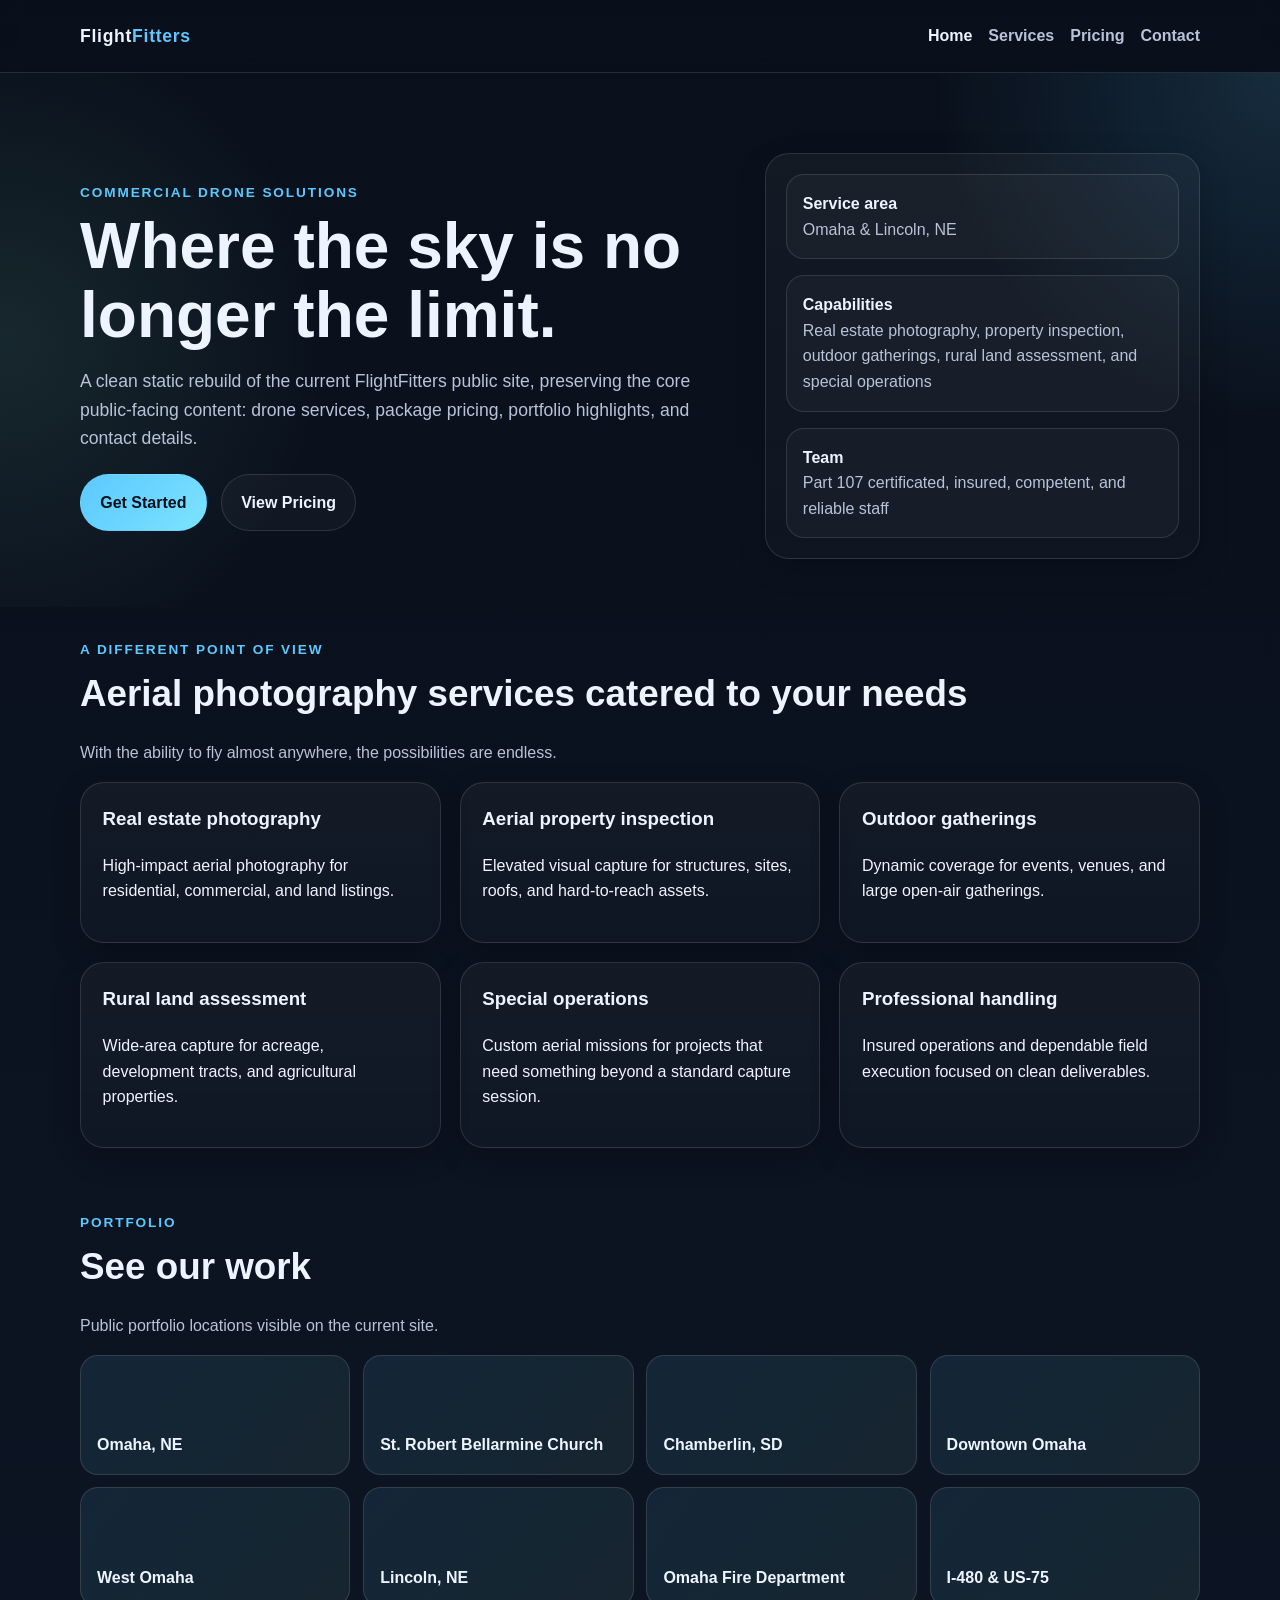
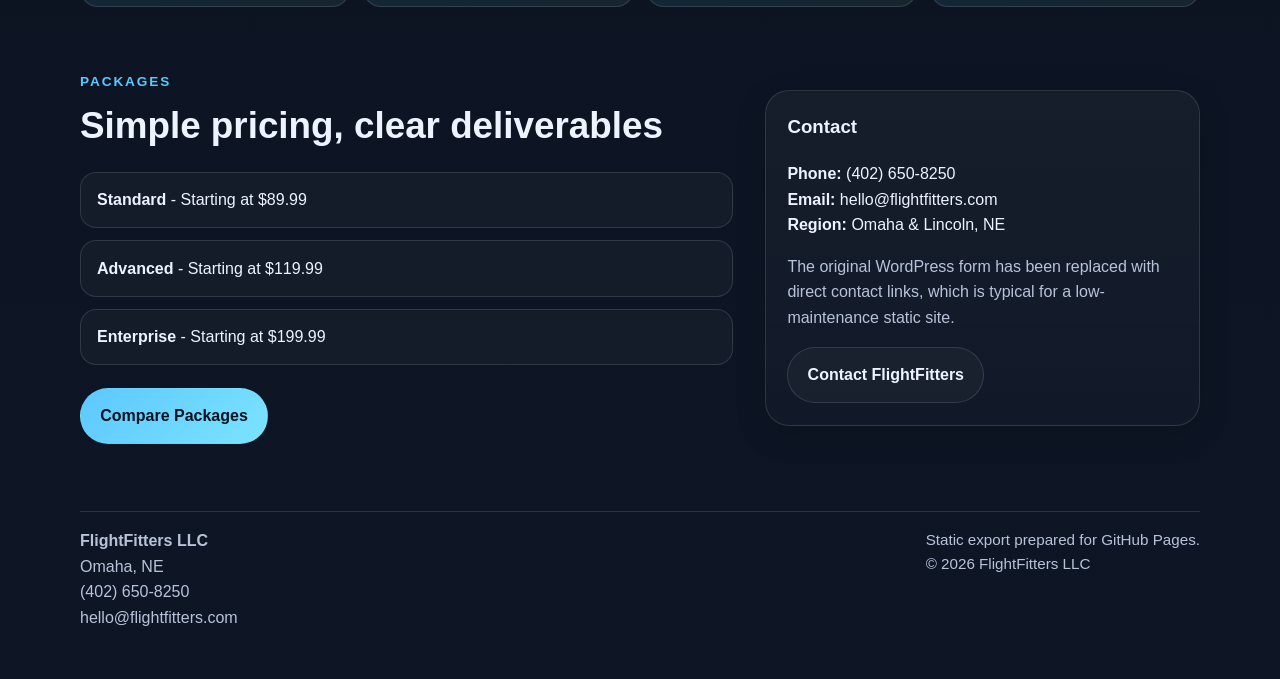
<file: index.html>
<!doctype html>
<html lang="en">
<head>
  <meta charset="utf-8">
  <meta name="viewport" content="width=device-width, initial-scale=1">
  <title>FlightFitters LLC | Aerial Solutions</title>
  <meta name="description" content="FlightFitters LLC static website">
  <link rel="stylesheet" href="assets/styles.css">
</head>
<body>
  <header class="site-header">
    <div class="container nav-wrap">
      <a class="brand" href="./">Flight<span>Fitters</span></a>
      <nav class="nav">
        <a class="active" href="./">Home</a>
        <a class="" href="services/">Services</a>
        <a class="" href="pricing/">Pricing</a>
        <a class="" href="contact/">Contact</a>
      </nav>
    </div>
  </header>
  
<main>
  <section class="hero">
    <div class="container hero-grid">
      <div>
        <div class="eyebrow">Commercial drone solutions</div>
        <h1>Where the sky is no longer the limit.</h1>
        <p class="lead">A clean static rebuild of the current FlightFitters public site, preserving the core public-facing content: drone services, package pricing, portfolio highlights, and contact details.</p>
        <div class="actions">
          <a class="btn btn-primary" href="contact/">Get Started</a>
          <a class="btn btn-secondary" href="pricing/">View Pricing</a>
        </div>
      </div>
      <div class="panel">
        <div class="stat-list">
          <div class="stat"><strong>Service area</strong><br><span class="muted">Omaha &amp; Lincoln, NE</span></div>
          <div class="stat"><strong>Capabilities</strong><br><span class="muted">Real estate photography, property inspection, outdoor gatherings, rural land assessment, and special operations</span></div>
          <div class="stat"><strong>Team</strong><br><span class="muted">Part 107 certificated, insured, competent, and reliable staff</span></div>
        </div>
      </div>
    </div>
  </section>

  <section>
    <div class="container">
      <div class="section-head">
        <div class="eyebrow">A different point of view</div>
        <h2>Aerial photography services catered to your needs</h2>
        <p class="muted">With the ability to fly almost anywhere, the possibilities are endless.</p>
      </div>
      <div class="grid-3">
        <div class="card"><h3>Real estate photography</h3><p>High-impact aerial photography for residential, commercial, and land listings.</p></div>
        <div class="card"><h3>Aerial property inspection</h3><p>Elevated visual capture for structures, sites, roofs, and hard-to-reach assets.</p></div>
        <div class="card"><h3>Outdoor gatherings</h3><p>Dynamic coverage for events, venues, and large open-air gatherings.</p></div>
        <div class="card"><h3>Rural land assessment</h3><p>Wide-area capture for acreage, development tracts, and agricultural properties.</p></div>
        <div class="card"><h3>Special operations</h3><p>Custom aerial missions for projects that need something beyond a standard capture session.</p></div>
        <div class="card"><h3>Professional handling</h3><p>Insured operations and dependable field execution focused on clean deliverables.</p></div>
      </div>
    </div>
  </section>

  <section>
    <div class="container">
      <div class="section-head">
        <div class="eyebrow">Portfolio</div>
        <h2>See our work</h2>
        <p class="muted">Public portfolio locations visible on the current site.</p>
      </div>
      <div class="gallery">
        <div class="tile">Omaha, NE</div>
        <div class="tile">St. Robert Bellarmine Church</div>
        <div class="tile">Chamberlin, SD</div>
        <div class="tile">Downtown Omaha</div>
        <div class="tile">West Omaha</div>
        <div class="tile">Lincoln, NE</div>
        <div class="tile">Omaha Fire Department</div>
        <div class="tile">I-480 &amp; US-75</div>
      </div>
    </div>
  </section>

  <section>
    <div class="container two-col">
      <div>
        <div class="section-head">
          <div class="eyebrow">Packages</div>
          <h2>Simple pricing, clear deliverables</h2>
        </div>
        <div class="feature-list">
          <div class="feature"><strong>Standard</strong> - Starting at $89.99</div>
          <div class="feature"><strong>Advanced</strong> - Starting at $119.99</div>
          <div class="feature"><strong>Enterprise</strong> - Starting at $199.99</div>
        </div>
        <div class="actions">
          <a class="btn btn-primary" href="pricing/">Compare Packages</a>
        </div>
      </div>
      <div class="card">
        <h3>Contact</h3>
        <p><strong>Phone:</strong> <a href="tel:+14026508250">(402) 650-8250</a><br>
        <strong>Email:</strong> <a href="mailto:hello@flightfitters.com">hello@flightfitters.com</a><br>
        <strong>Region:</strong> Omaha &amp; Lincoln, NE</p>
        <p class="muted">The original WordPress form has been replaced with direct contact links, which is typical for a low-maintenance static site.</p>
        <a class="btn btn-secondary" href="contact/">Contact FlightFitters</a>
      </div>
    </div>
  </section>
</main>

  <footer class="site-footer">
    <div class="container footer-box">
      <div>
        <strong>FlightFitters LLC</strong><br>
        Omaha, NE<br>
        <a href="tel:+14026508250">(402) 650-8250</a><br>
        <a href="mailto:hello@flightfitters.com">hello@flightfitters.com</a>
      </div>
      <div class="small">Static export prepared for GitHub Pages.<br>&copy; <span data-year></span> FlightFitters LLC</div>
    </div>
  </footer>
  <script src="assets/site.js"></script>
</body>
</html>
</file>
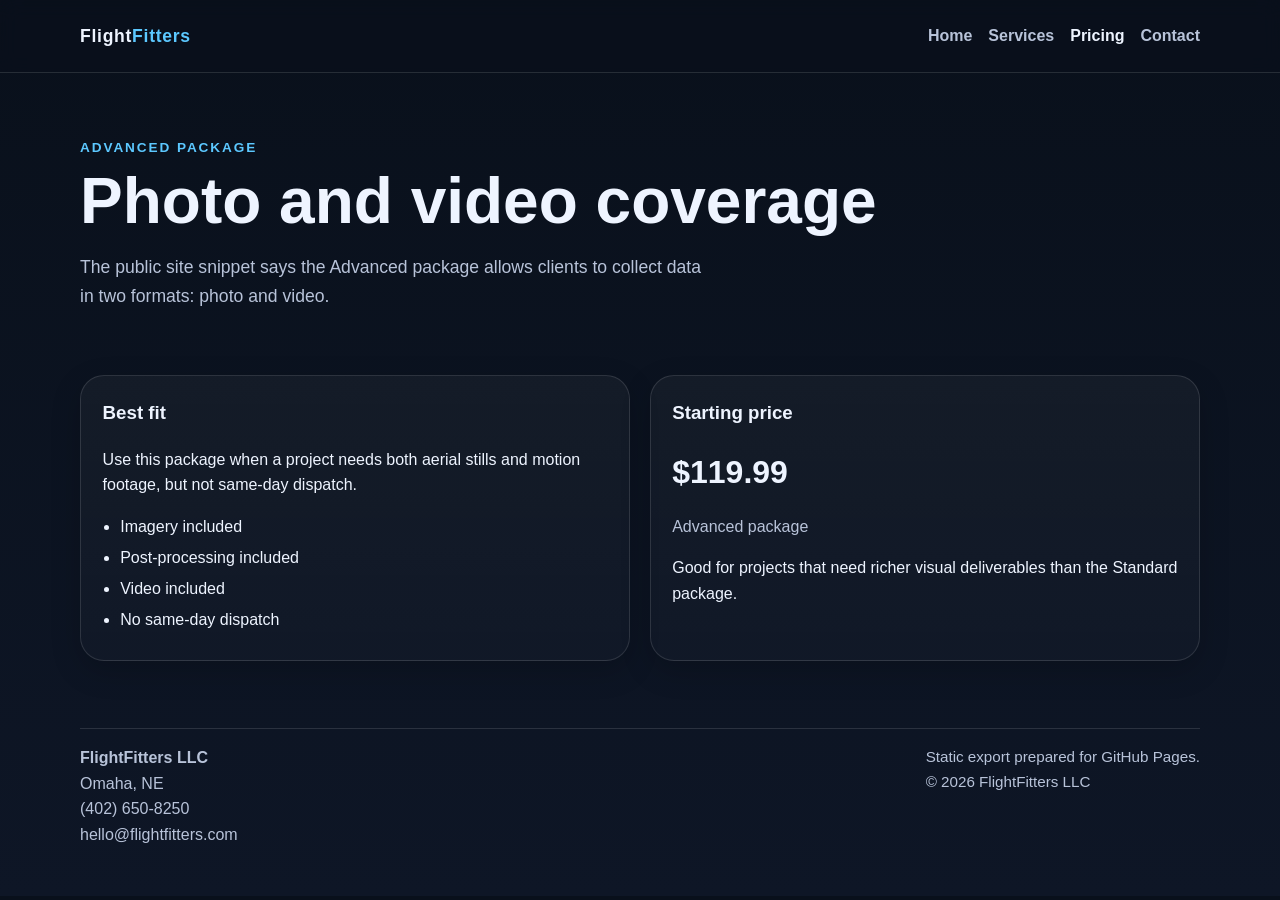
<file: advanced/index.html>
<!doctype html>
<html lang="en">
<head>
  <meta charset="utf-8">
  <meta name="viewport" content="width=device-width, initial-scale=1">
  <title>Advanced Package | FlightFitters LLC</title>
  <meta name="description" content="FlightFitters LLC static website">
  <link rel="stylesheet" href="../assets/styles.css">
</head>
<body>
  <header class="site-header">
    <div class="container nav-wrap">
      <a class="brand" href="../">Flight<span>Fitters</span></a>
      <nav class="nav">
        <a class="" href="../">Home</a>
        <a class="" href="../services/">Services</a>
        <a class="active" href="../pricing/">Pricing</a>
        <a class="" href="../contact/">Contact</a>
      </nav>
    </div>
  </header>
  
<main><section class="page-hero"><div class="container"><div class="eyebrow">Advanced package</div><h1>Photo and video coverage</h1><p class="lead">The public site snippet says the Advanced package allows clients to collect data in two formats: photo and video.</p></div></section><section><div class="container grid-2"><div class="card"><h3>Best fit</h3><p>Use this package when a project needs both aerial stills and motion footage, but not same-day dispatch.</p><ul class="checks"><li>Imagery included</li><li>Post-processing included</li><li>Video included</li><li>No same-day dispatch</li></ul></div><div class="card"><h3>Starting price</h3><div class="price">$119.99</div><p class="muted">Advanced package</p><p>Good for projects that need richer visual deliverables than the Standard package.</p></div></div></section></main>
  <footer class="site-footer">
    <div class="container footer-box">
      <div>
        <strong>FlightFitters LLC</strong><br>
        Omaha, NE<br>
        <a href="tel:+14026508250">(402) 650-8250</a><br>
        <a href="mailto:hello@flightfitters.com">hello@flightfitters.com</a>
      </div>
      <div class="small">Static export prepared for GitHub Pages.<br>&copy; <span data-year></span> FlightFitters LLC</div>
    </div>
  </footer>
  <script src="../assets/site.js"></script>
</body>
</html>
</file>
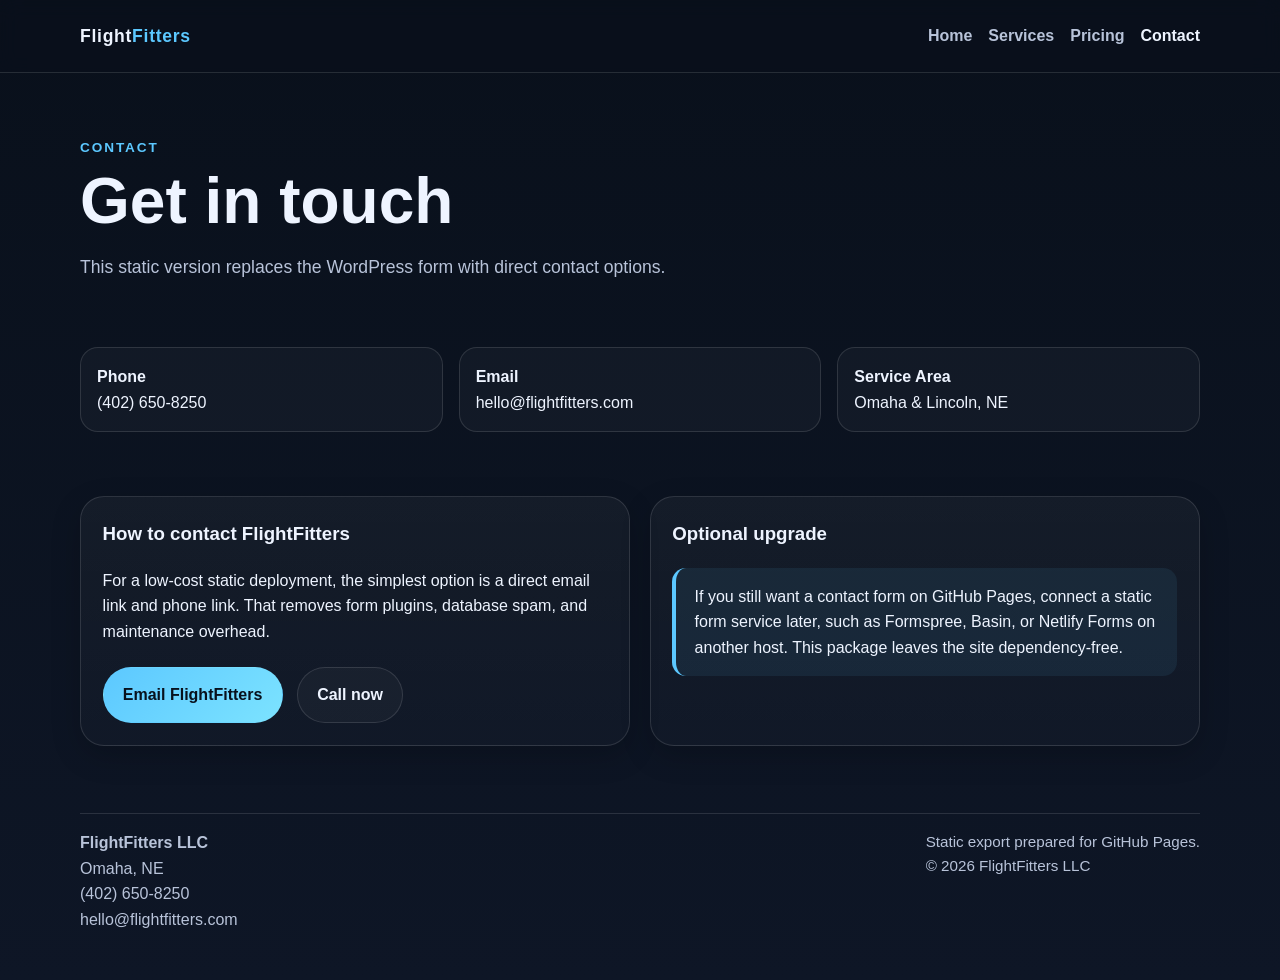
<file: contact/index.html>
<!doctype html>
<html lang="en">
<head>
  <meta charset="utf-8">
  <meta name="viewport" content="width=device-width, initial-scale=1">
  <title>Contact | FlightFitters LLC</title>
  <meta name="description" content="FlightFitters LLC static website">
  <link rel="stylesheet" href="../assets/styles.css">
</head>
<body>
  <header class="site-header">
    <div class="container nav-wrap">
      <a class="brand" href="../">Flight<span>Fitters</span></a>
      <nav class="nav">
        <a class="" href="../">Home</a>
        <a class="" href="../services/">Services</a>
        <a class="" href="../pricing/">Pricing</a>
        <a class="active" href="../contact/">Contact</a>
      </nav>
    </div>
  </header>
  
<main>
  <section class="page-hero">
    <div class="container">
      <div class="eyebrow">Contact</div>
      <h1>Get in touch</h1>
      <p class="lead">This static version replaces the WordPress form with direct contact options.</p>
    </div>
  </section>
  <section>
    <div class="container contact-grid">
      <div class="kv"><strong>Phone</strong><br><a href="tel:+14026508250">(402) 650-8250</a></div>
      <div class="kv"><strong>Email</strong><br><a href="mailto:hello@flightfitters.com">hello@flightfitters.com</a></div>
      <div class="kv"><strong>Service Area</strong><br>Omaha &amp; Lincoln, NE</div>
    </div>
  </section>
  <section>
    <div class="container grid-2">
      <div class="card">
        <h3>How to contact FlightFitters</h3>
        <p>For a low-cost static deployment, the simplest option is a direct email link and phone link. That removes form plugins, database spam, and maintenance overhead.</p>
        <div class="actions">
          <a class="btn btn-primary" href="mailto:hello@flightfitters.com?subject=FlightFitters%20Inquiry">Email FlightFitters</a>
          <a class="btn btn-secondary" href="tel:+14026508250">Call now</a>
        </div>
      </div>
      <div class="card">
        <h3>Optional upgrade</h3>
        <p class="form-note">If you still want a contact form on GitHub Pages, connect a static form service later, such as Formspree, Basin, or Netlify Forms on another host. This package leaves the site dependency-free.</p>
      </div>
    </div>
  </section>
</main>

  <footer class="site-footer">
    <div class="container footer-box">
      <div>
        <strong>FlightFitters LLC</strong><br>
        Omaha, NE<br>
        <a href="tel:+14026508250">(402) 650-8250</a><br>
        <a href="mailto:hello@flightfitters.com">hello@flightfitters.com</a>
      </div>
      <div class="small">Static export prepared for GitHub Pages.<br>&copy; <span data-year></span> FlightFitters LLC</div>
    </div>
  </footer>
  <script src="../assets/site.js"></script>
</body>
</html>
</file>
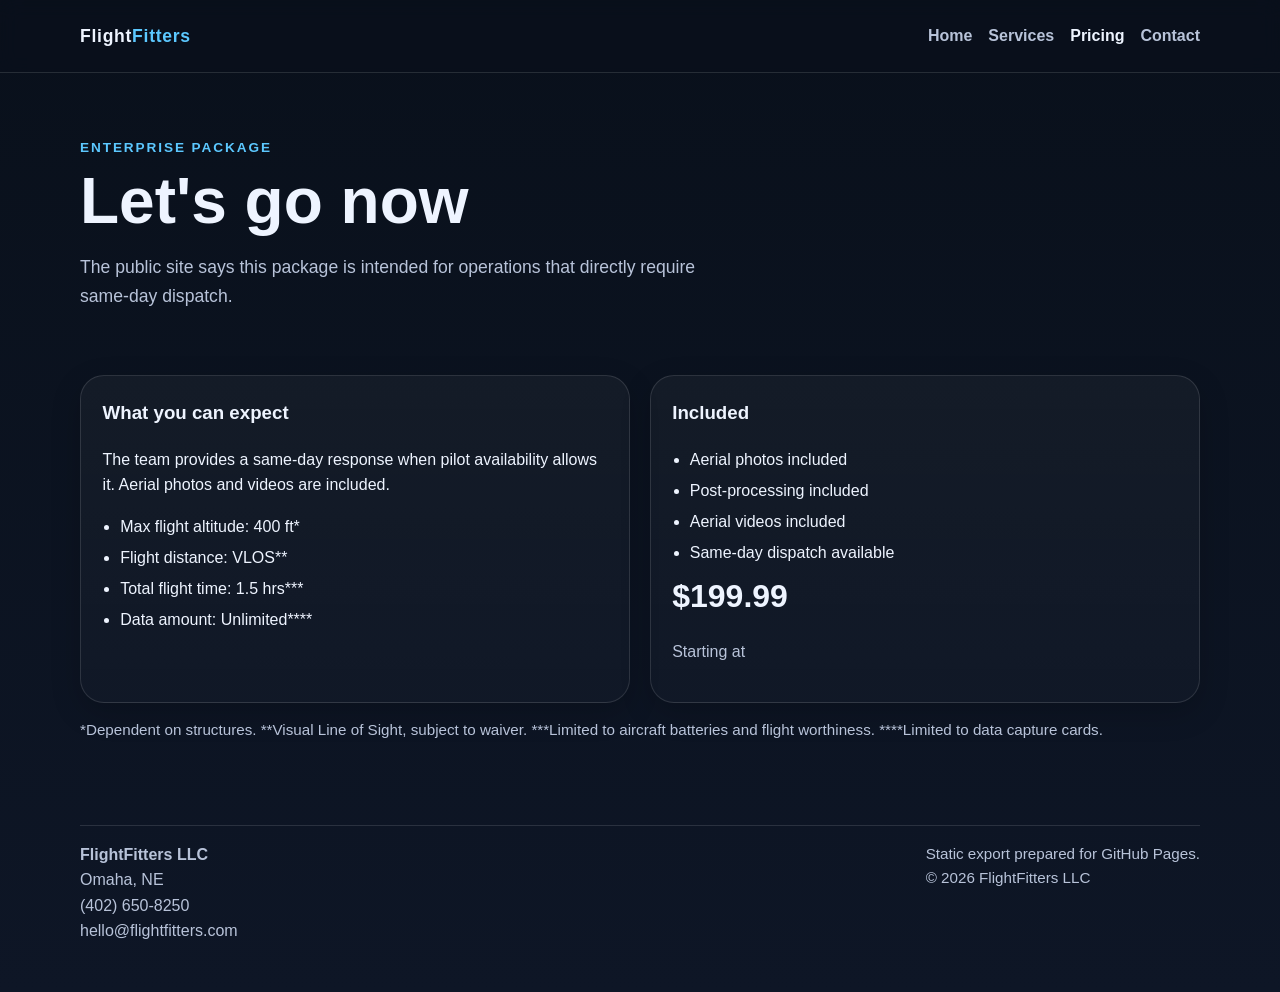
<file: enterprise/index.html>
<!doctype html>
<html lang="en">
<head>
  <meta charset="utf-8">
  <meta name="viewport" content="width=device-width, initial-scale=1">
  <title>Enterprise Package | FlightFitters LLC</title>
  <meta name="description" content="FlightFitters LLC static website">
  <link rel="stylesheet" href="../assets/styles.css">
</head>
<body>
  <header class="site-header">
    <div class="container nav-wrap">
      <a class="brand" href="../">Flight<span>Fitters</span></a>
      <nav class="nav">
        <a class="" href="../">Home</a>
        <a class="" href="../services/">Services</a>
        <a class="active" href="../pricing/">Pricing</a>
        <a class="" href="../contact/">Contact</a>
      </nav>
    </div>
  </header>
  
<main><section class="page-hero"><div class="container"><div class="eyebrow">Enterprise package</div><h1>Let&apos;s go now</h1><p class="lead">The public site says this package is intended for operations that directly require same-day dispatch.</p></div></section><section><div class="container grid-2"><div class="card"><h3>What you can expect</h3><p>The team provides a same-day response when pilot availability allows it. Aerial photos and videos are included.</p><ul class="checks"><li>Max flight altitude: 400 ft*</li><li>Flight distance: VLOS**</li><li>Total flight time: 1.5 hrs***</li><li>Data amount: Unlimited****</li></ul></div><div class="card"><h3>Included</h3><ul class="checks"><li>Aerial photos included</li><li>Post-processing included</li><li>Aerial videos included</li><li>Same-day dispatch available</li></ul><div class="price">$199.99</div><p class="muted">Starting at</p></div></div><div class="container"><p class="small muted">*Dependent on structures. **Visual Line of Sight, subject to waiver. ***Limited to aircraft batteries and flight worthiness. ****Limited to data capture cards.</p></div></section></main>
  <footer class="site-footer">
    <div class="container footer-box">
      <div>
        <strong>FlightFitters LLC</strong><br>
        Omaha, NE<br>
        <a href="tel:+14026508250">(402) 650-8250</a><br>
        <a href="mailto:hello@flightfitters.com">hello@flightfitters.com</a>
      </div>
      <div class="small">Static export prepared for GitHub Pages.<br>&copy; <span data-year></span> FlightFitters LLC</div>
    </div>
  </footer>
  <script src="../assets/site.js"></script>
</body>
</html>
</file>
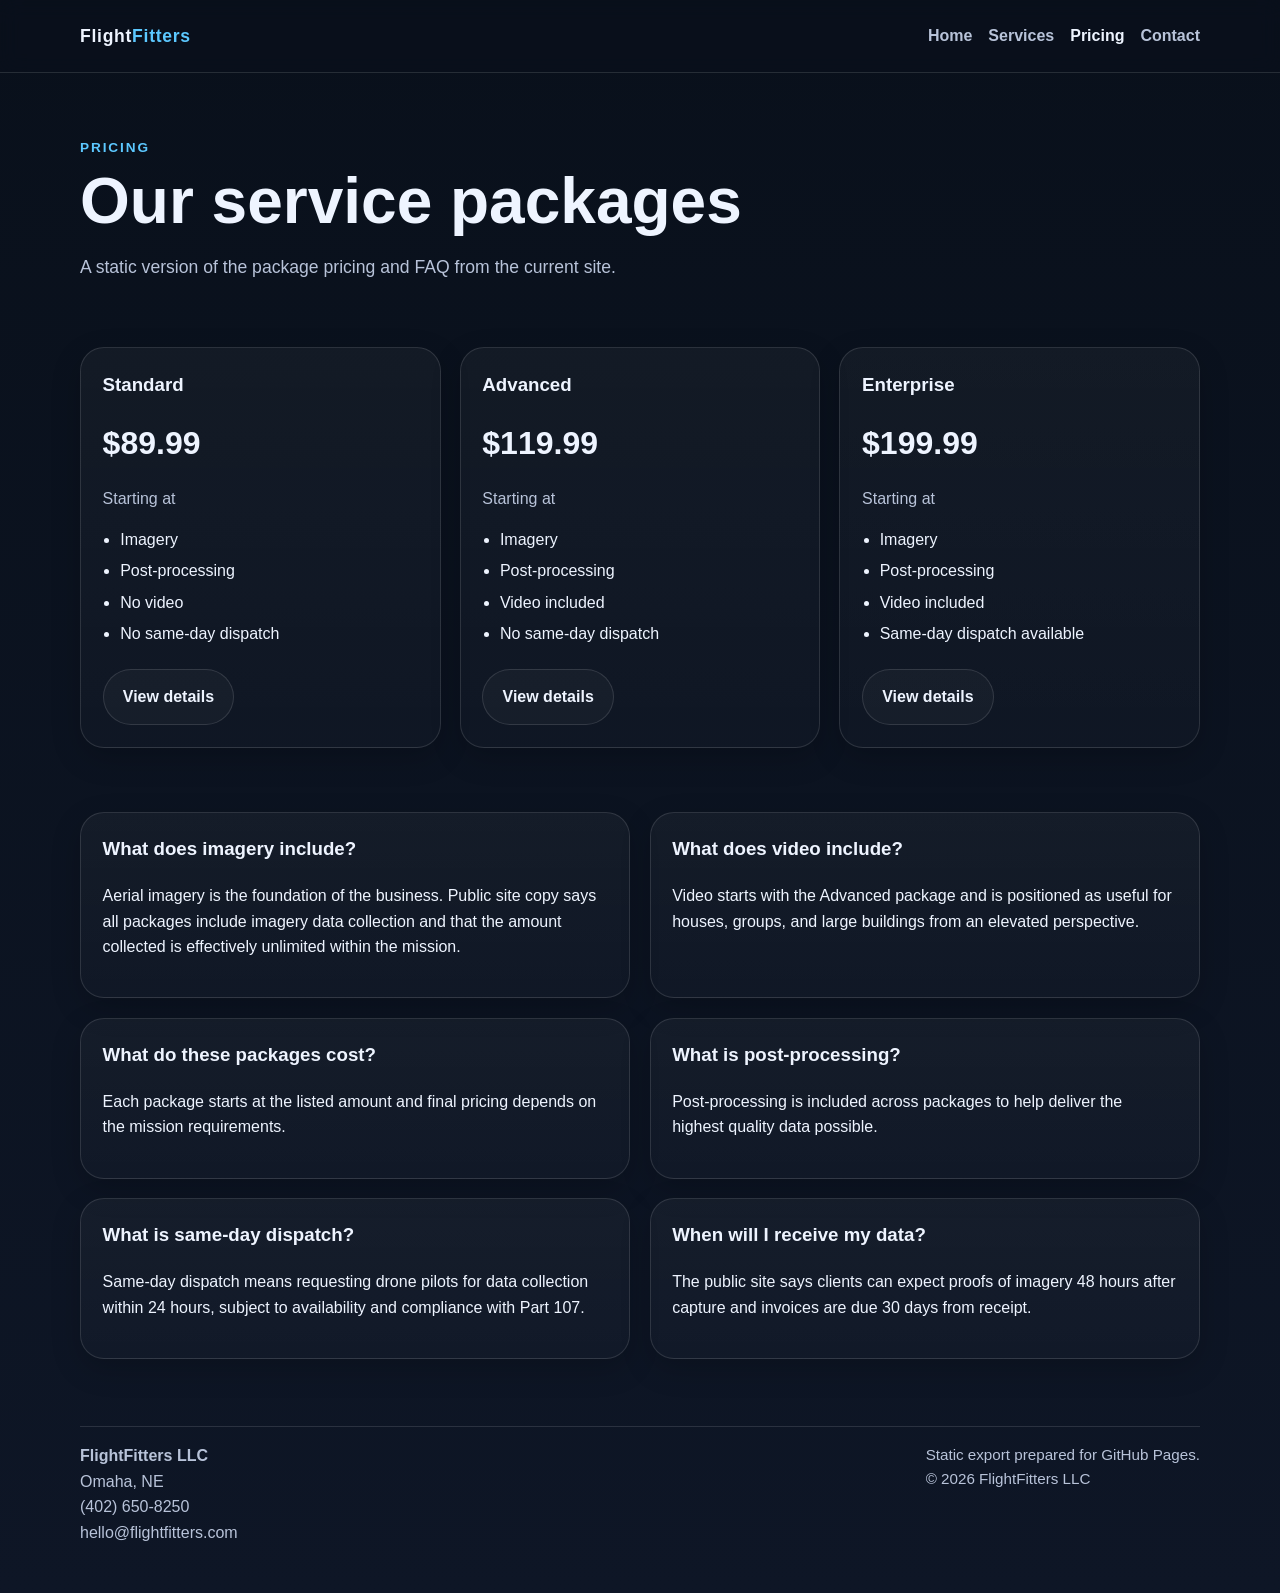
<file: pricing/index.html>
<!doctype html>
<html lang="en">
<head>
  <meta charset="utf-8">
  <meta name="viewport" content="width=device-width, initial-scale=1">
  <title>Pricing | FlightFitters LLC</title>
  <meta name="description" content="FlightFitters LLC static website">
  <link rel="stylesheet" href="../assets/styles.css">
</head>
<body>
  <header class="site-header">
    <div class="container nav-wrap">
      <a class="brand" href="../">Flight<span>Fitters</span></a>
      <nav class="nav">
        <a class="" href="../">Home</a>
        <a class="" href="../services/">Services</a>
        <a class="active" href="../pricing/">Pricing</a>
        <a class="" href="../contact/">Contact</a>
      </nav>
    </div>
  </header>
  
<main>
  <section class="page-hero">
    <div class="container">
      <div class="eyebrow">Pricing</div>
      <h1>Our service packages</h1>
      <p class="lead">A static version of the package pricing and FAQ from the current site.</p>
    </div>
  </section>
  <section>
    <div class="container grid-3">
      <div class="card">
        <h3>Standard</h3>
        <div class="price">$89.99</div>
        <p class="muted">Starting at</p>
        <ul class="checks"><li>Imagery</li><li>Post-processing</li><li>No video</li><li>No same-day dispatch</li></ul>
        <div class="actions"><a class="btn btn-secondary" href="../standard/">View details</a></div>
      </div>
      <div class="card">
        <h3>Advanced</h3>
        <div class="price">$119.99</div>
        <p class="muted">Starting at</p>
        <ul class="checks"><li>Imagery</li><li>Post-processing</li><li>Video included</li><li>No same-day dispatch</li></ul>
        <div class="actions"><a class="btn btn-secondary" href="../advanced/">View details</a></div>
      </div>
      <div class="card">
        <h3>Enterprise</h3>
        <div class="price">$199.99</div>
        <p class="muted">Starting at</p>
        <ul class="checks"><li>Imagery</li><li>Post-processing</li><li>Video included</li><li>Same-day dispatch available</li></ul>
        <div class="actions"><a class="btn btn-secondary" href="../enterprise/">View details</a></div>
      </div>
    </div>
  </section>
  <section>
    <div class="container grid-2">
      <div class="card"><h3>What does imagery include?</h3><p>Aerial imagery is the foundation of the business. Public site copy says all packages include imagery data collection and that the amount collected is effectively unlimited within the mission.</p></div>
      <div class="card"><h3>What does video include?</h3><p>Video starts with the Advanced package and is positioned as useful for houses, groups, and large buildings from an elevated perspective.</p></div>
      <div class="card"><h3>What do these packages cost?</h3><p>Each package starts at the listed amount and final pricing depends on the mission requirements.</p></div>
      <div class="card"><h3>What is post-processing?</h3><p>Post-processing is included across packages to help deliver the highest quality data possible.</p></div>
      <div class="card"><h3>What is same-day dispatch?</h3><p>Same-day dispatch means requesting drone pilots for data collection within 24 hours, subject to availability and compliance with Part 107.</p></div>
      <div class="card"><h3>When will I receive my data?</h3><p>The public site says clients can expect proofs of imagery 48 hours after capture and invoices are due 30 days from receipt.</p></div>
    </div>
  </section>
</main>

  <footer class="site-footer">
    <div class="container footer-box">
      <div>
        <strong>FlightFitters LLC</strong><br>
        Omaha, NE<br>
        <a href="tel:+14026508250">(402) 650-8250</a><br>
        <a href="mailto:hello@flightfitters.com">hello@flightfitters.com</a>
      </div>
      <div class="small">Static export prepared for GitHub Pages.<br>&copy; <span data-year></span> FlightFitters LLC</div>
    </div>
  </footer>
  <script src="../assets/site.js"></script>
</body>
</html>
</file>
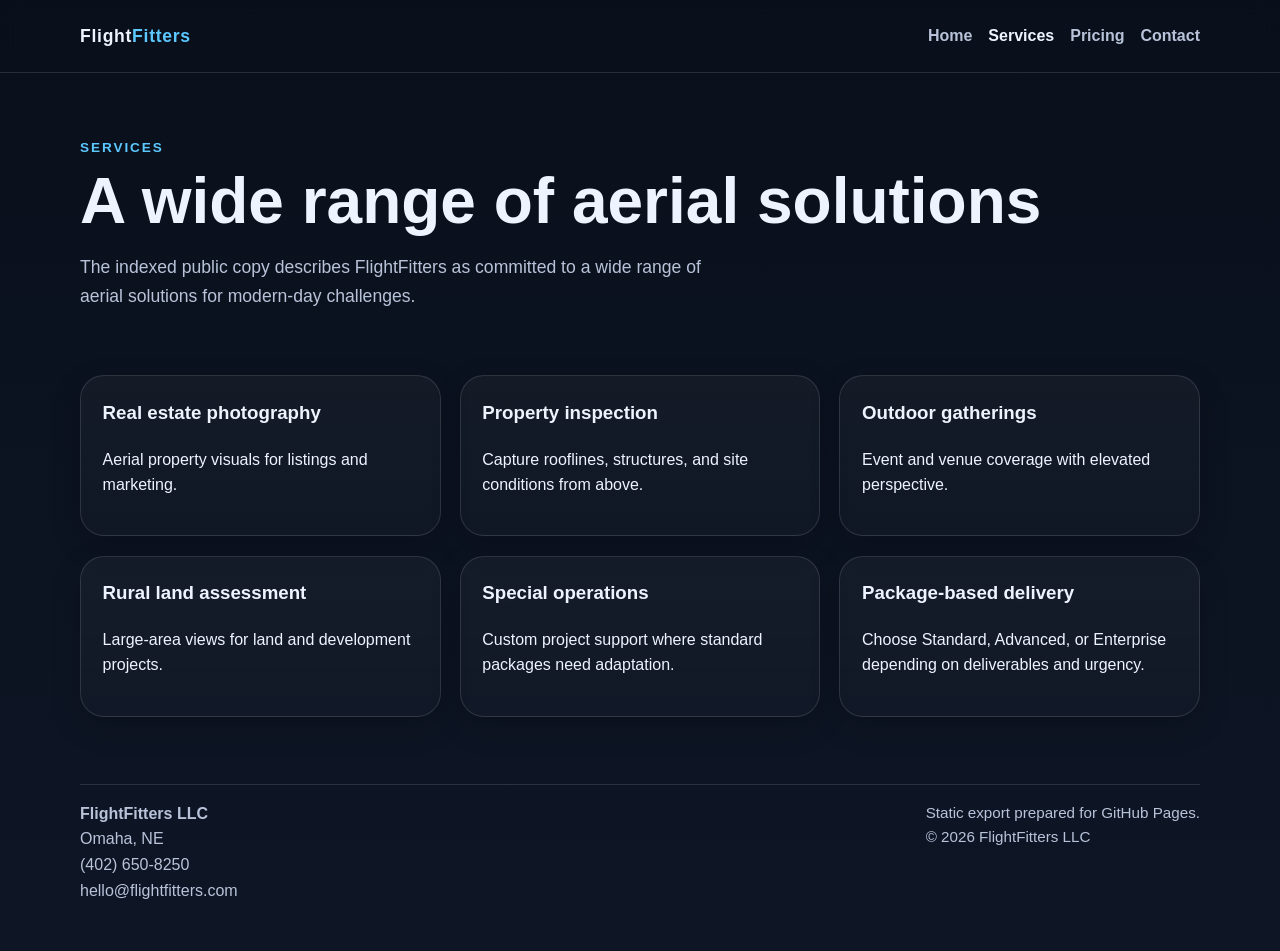
<file: services/index.html>
<!doctype html>
<html lang="en">
<head>
  <meta charset="utf-8">
  <meta name="viewport" content="width=device-width, initial-scale=1">
  <title>Services | FlightFitters LLC</title>
  <meta name="description" content="FlightFitters LLC static website">
  <link rel="stylesheet" href="../assets/styles.css">
</head>
<body>
  <header class="site-header">
    <div class="container nav-wrap">
      <a class="brand" href="../">Flight<span>Fitters</span></a>
      <nav class="nav">
        <a class="" href="../">Home</a>
        <a class="active" href="../services/">Services</a>
        <a class="" href="../pricing/">Pricing</a>
        <a class="" href="../contact/">Contact</a>
      </nav>
    </div>
  </header>
  
<main>
  <section class="page-hero">
    <div class="container">
      <div class="eyebrow">Services</div>
      <h1>A wide range of aerial solutions</h1>
      <p class="lead">The indexed public copy describes FlightFitters as committed to a wide range of aerial solutions for modern-day challenges.</p>
    </div>
  </section>
  <section>
    <div class="container grid-3">
      <div class="card"><h3>Real estate photography</h3><p>Aerial property visuals for listings and marketing.</p></div>
      <div class="card"><h3>Property inspection</h3><p>Capture rooflines, structures, and site conditions from above.</p></div>
      <div class="card"><h3>Outdoor gatherings</h3><p>Event and venue coverage with elevated perspective.</p></div>
      <div class="card"><h3>Rural land assessment</h3><p>Large-area views for land and development projects.</p></div>
      <div class="card"><h3>Special operations</h3><p>Custom project support where standard packages need adaptation.</p></div>
      <div class="card"><h3>Package-based delivery</h3><p>Choose Standard, Advanced, or Enterprise depending on deliverables and urgency.</p></div>
    </div>
  </section>
</main>

  <footer class="site-footer">
    <div class="container footer-box">
      <div>
        <strong>FlightFitters LLC</strong><br>
        Omaha, NE<br>
        <a href="tel:+14026508250">(402) 650-8250</a><br>
        <a href="mailto:hello@flightfitters.com">hello@flightfitters.com</a>
      </div>
      <div class="small">Static export prepared for GitHub Pages.<br>&copy; <span data-year></span> FlightFitters LLC</div>
    </div>
  </footer>
  <script src="../assets/site.js"></script>
</body>
</html>
</file>
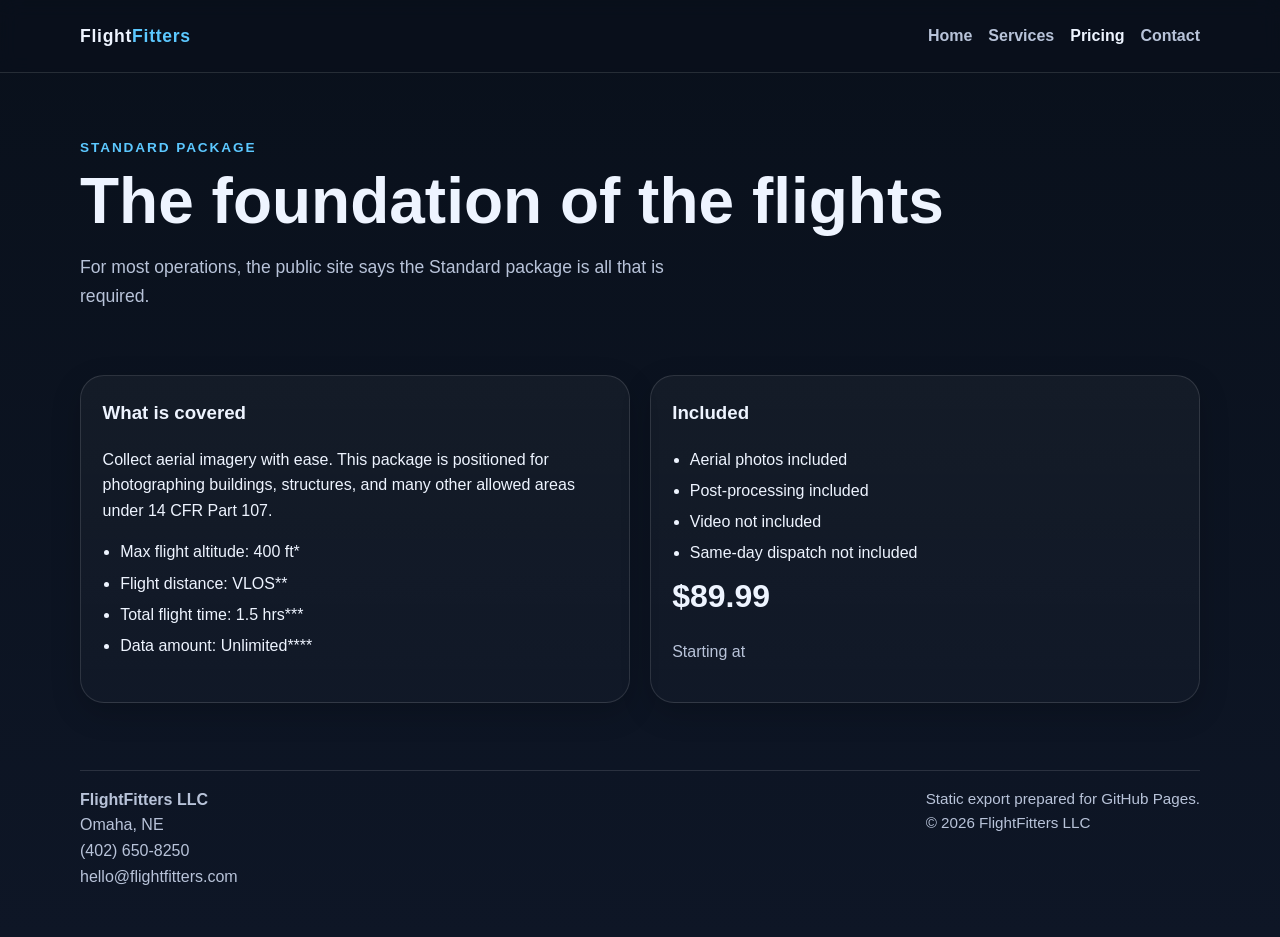
<file: standard/index.html>
<!doctype html>
<html lang="en">
<head>
  <meta charset="utf-8">
  <meta name="viewport" content="width=device-width, initial-scale=1">
  <title>Standard Package | FlightFitters LLC</title>
  <meta name="description" content="FlightFitters LLC static website">
  <link rel="stylesheet" href="../assets/styles.css">
</head>
<body>
  <header class="site-header">
    <div class="container nav-wrap">
      <a class="brand" href="../">Flight<span>Fitters</span></a>
      <nav class="nav">
        <a class="" href="../">Home</a>
        <a class="" href="../services/">Services</a>
        <a class="active" href="../pricing/">Pricing</a>
        <a class="" href="../contact/">Contact</a>
      </nav>
    </div>
  </header>
  
<main><section class="page-hero"><div class="container"><div class="eyebrow">Standard package</div><h1>The foundation of the flights</h1><p class="lead">For most operations, the public site says the Standard package is all that is required.</p></div></section><section><div class="container grid-2"><div class="card"><h3>What is covered</h3><p>Collect aerial imagery with ease. This package is positioned for photographing buildings, structures, and many other allowed areas under 14 CFR Part 107.</p><ul class="checks"><li>Max flight altitude: 400 ft*</li><li>Flight distance: VLOS**</li><li>Total flight time: 1.5 hrs***</li><li>Data amount: Unlimited****</li></ul></div><div class="card"><h3>Included</h3><ul class="checks"><li>Aerial photos included</li><li>Post-processing included</li><li>Video not included</li><li>Same-day dispatch not included</li></ul><div class="price">$89.99</div><p class="muted">Starting at</p></div></div></section></main>
  <footer class="site-footer">
    <div class="container footer-box">
      <div>
        <strong>FlightFitters LLC</strong><br>
        Omaha, NE<br>
        <a href="tel:+14026508250">(402) 650-8250</a><br>
        <a href="mailto:hello@flightfitters.com">hello@flightfitters.com</a>
      </div>
      <div class="small">Static export prepared for GitHub Pages.<br>&copy; <span data-year></span> FlightFitters LLC</div>
    </div>
  </footer>
  <script src="../assets/site.js"></script>
</body>
</html>
</file>
<file: assets/styles.css>
:root {
  --bg: #0b1220;
  --panel: #111a2b;
  --panel-2: #172338;
  --text: #eef4ff;
  --muted: #b8c3d9;
  --accent: #5cc8ff;
  --accent-2: #91f2c3;
  --line: rgba(255,255,255,.12);
  --max: 1120px;
}
* { box-sizing: border-box; }
html { scroll-behavior: smooth; }
body {
  margin: 0;
  font-family: Inter, Arial, Helvetica, sans-serif;
  color: var(--text);
  background: linear-gradient(180deg, #09101b 0%, #0e1626 100%);
  line-height: 1.6;
}
a { color: inherit; text-decoration: none; }
img { max-width: 100%; display: block; }
.container { width: min(100% - 2rem, var(--max)); margin: 0 auto; }
.site-header {
  position: sticky; top: 0; z-index: 20;
  backdrop-filter: blur(10px);
  background: rgba(9,16,27,.78);
  border-bottom: 1px solid var(--line);
}
.nav-wrap { display: flex; align-items: center; justify-content: space-between; min-height: 72px; gap: 1rem; }
.brand { font-weight: 800; letter-spacing: .04em; font-size: 1.1rem; }
.brand span { color: var(--accent); }
.nav { display: flex; flex-wrap: wrap; gap: 1rem; }
.nav a { color: var(--muted); font-weight: 600; }
.nav a:hover, .nav a.active { color: var(--text); }
.hero {
  padding: 5rem 0 3rem;
  background:
    radial-gradient(circle at top right, rgba(92,200,255,.15), transparent 25%),
    radial-gradient(circle at left center, rgba(145,242,195,.10), transparent 25%);
}
.eyebrow { color: var(--accent); text-transform: uppercase; letter-spacing: .14em; font-size: .85rem; font-weight: 800; }
.hero-grid, .two-col { display: grid; gap: 2rem; grid-template-columns: 1.2fr .8fr; align-items: center; }
.hero h1, .page-hero h1 { margin: .5rem 0 1rem; line-height: 1.08; font-size: clamp(2.25rem, 5vw, 4.2rem); }
.lead { font-size: 1.1rem; color: var(--muted); max-width: 65ch; }
.actions { display: flex; flex-wrap: wrap; gap: .9rem; margin-top: 1.4rem; }
.btn {
  display: inline-flex; align-items: center; justify-content: center;
  padding: .9rem 1.2rem; border-radius: 999px; font-weight: 700;
  border: 1px solid transparent;
}
.btn-primary { background: linear-gradient(135deg, var(--accent), #7ce3ff); color: #08111d; }
.btn-secondary { border-color: var(--line); background: rgba(255,255,255,.03); }
.panel, .card {
  background: linear-gradient(180deg, rgba(255,255,255,.04), rgba(255,255,255,.02));
  border: 1px solid var(--line);
  border-radius: 24px;
  box-shadow: 0 10px 30px rgba(0,0,0,.18);
}
.panel { padding: 1.25rem; }
.stat-list { display: grid; gap: 1rem; }
.stat { padding: 1rem; border-radius: 18px; background: rgba(255,255,255,.03); border: 1px solid var(--line); }
section { padding: 2rem 0; }
.section-head { margin-bottom: 1rem; }
.section-head h2 { margin: .25rem 0; font-size: clamp(1.6rem, 3vw, 2.3rem); }
.muted { color: var(--muted); }
.grid-3 { display: grid; grid-template-columns: repeat(3, 1fr); gap: 1.2rem; }
.grid-2 { display: grid; grid-template-columns: repeat(2, 1fr); gap: 1.2rem; }
.card { padding: 1.35rem; }
.card h3 { margin-top: 0; }
.checks { padding-left: 1.1rem; margin: .75rem 0 0; }
.checks li { margin: .35rem 0; }
.feature-list { display: grid; gap: .75rem; }
.feature { padding: .9rem 1rem; background: rgba(255,255,255,.03); border: 1px solid var(--line); border-radius: 16px; }
.gallery { display: grid; grid-template-columns: repeat(4, 1fr); gap: .8rem; }
.tile {
  min-height: 120px; border-radius: 18px; padding: 1rem;
  border: 1px solid var(--line);
  background: linear-gradient(135deg, rgba(92,200,255,.10), rgba(145,242,195,.08));
  display: flex; align-items: end;
  font-weight: 700;
}
.contact-grid { display: grid; gap: 1rem; grid-template-columns: repeat(3, 1fr); }
.kv { padding: 1rem; border-radius: 18px; background: rgba(255,255,255,.03); border: 1px solid var(--line); }
.form-note {
  padding: 1rem 1.15rem; border-left: 4px solid var(--accent);
  background: rgba(92,200,255,.08); border-radius: 14px;
}
.page-hero { padding: 4rem 0 1rem; }
.price { font-size: 2rem; font-weight: 800; }
.small { font-size: .95rem; }
.site-footer { padding: 2.2rem 0 3rem; color: var(--muted); }
.footer-box { display:flex; justify-content:space-between; gap:1rem; padding-top:1rem; border-top:1px solid var(--line); }
.code { font-family: ui-monospace, SFMono-Regular, Menlo, Consolas, monospace; background: rgba(255,255,255,.05); padding: .15rem .4rem; border-radius: .4rem; }
@media (max-width: 900px) {
  .hero-grid, .two-col, .grid-3, .gallery, .contact-grid { grid-template-columns: 1fr; }
  .grid-2 { grid-template-columns: 1fr; }
  .nav-wrap { padding: .75rem 0; align-items: start; flex-direction: column; }
  .hero { padding-top: 3rem; }
}
</file>
